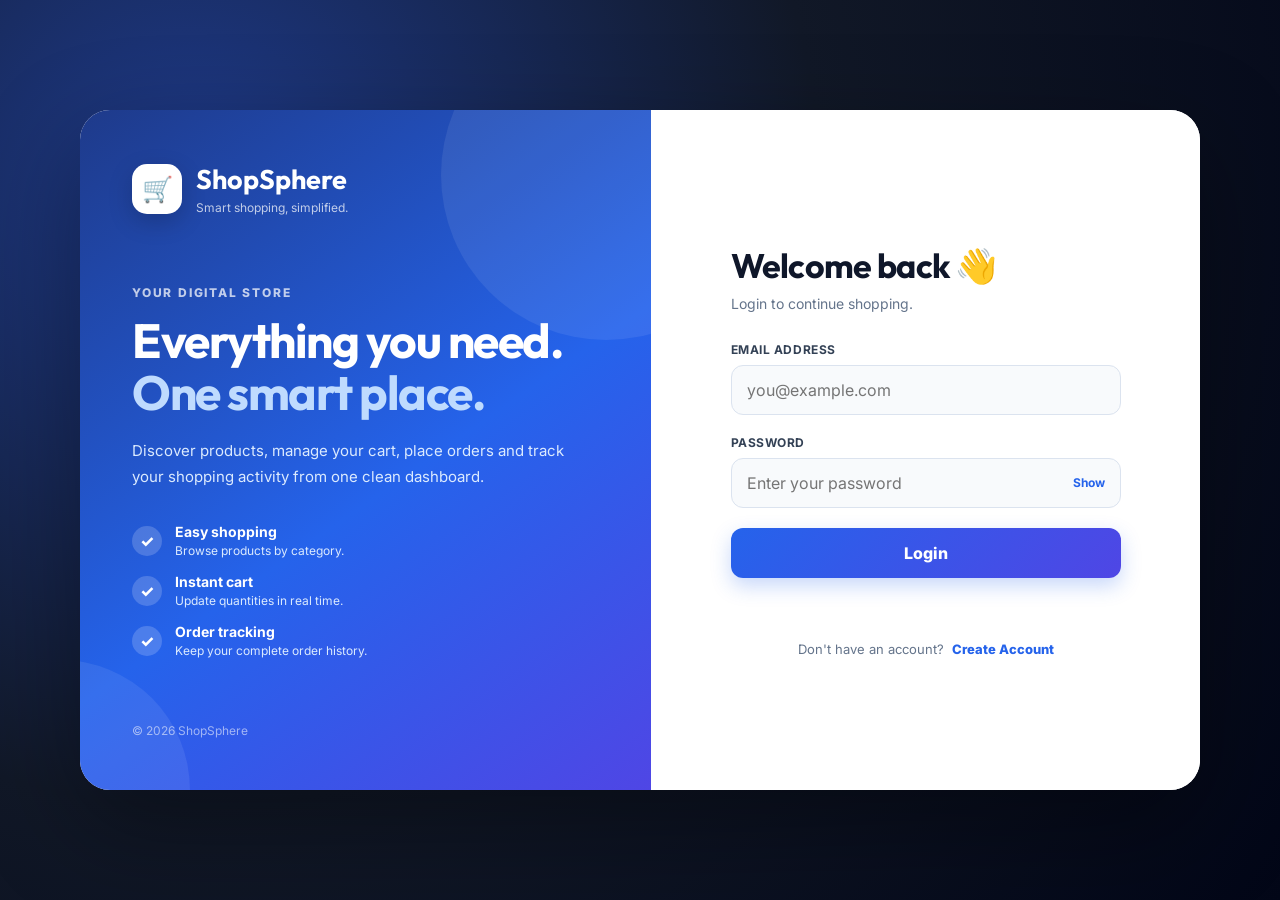
<file: frontend/index.html>
<!DOCTYPE html>
<html lang="en">
<head>
  <meta charset="UTF-8">
  <meta name="viewport" content="width=device-width, initial-scale=1.0">
  <meta name="description" content="ShopSphere e-commerce platform">
  <title>ShopSphere | Welcome</title>
  <link rel="preconnect" href="https://fonts.googleapis.com">
  <link rel="preconnect" href="https://fonts.gstatic.com" crossorigin>
  <link href="https://fonts.googleapis.com/css2?family=Inter:wght@400;500;600;700;800&family=Outfit:wght@500;600;700;800&display=swap" rel="stylesheet">
  <link rel="stylesheet" href="style.css">
</head>
<body>
  <div class="auth-page">
    <div class="auth-container">

      <section class="auth-hero">
        <div class="hero-orb orb-one"></div>
        <div class="hero-orb orb-two"></div>

        <div class="brand">
          <div class="brand-icon">🛒</div>
          <div>
            <h1>ShopSphere</h1>
            <span>Smart shopping, simplified.</span>
          </div>
        </div>

        <div class="hero-content">
          <span class="eyebrow">YOUR DIGITAL STORE</span>
          <h2>Everything you need.<br><span>One smart place.</span></h2>
          <p>Discover products, manage your cart, place orders and track your shopping activity from one clean dashboard.</p>

          <div class="feature-list">
            <div class="feature"><span>✓</span><div><strong>Easy shopping</strong><small>Browse products by category.</small></div></div>
            <div class="feature"><span>✓</span><div><strong>Instant cart</strong><small>Update quantities in real time.</small></div></div>
            <div class="feature"><span>✓</span><div><strong>Order tracking</strong><small>Keep your complete order history.</small></div></div>
          </div>
        </div>

        <div class="hero-footer">© 2026 ShopSphere</div>
      </section>

      <section class="auth-panel">
        <div class="form-box" id="loginBox">
          <div class="mobile-brand">🛒 ShopSphere</div>
          <h2>Welcome back 👋</h2>
          <p class="subtitle">Login to continue shopping.</p>

          <form id="loginForm" novalidate>
            <div class="input-group">
              <label for="loginEmail">Email address</label>
              <input type="email" id="loginEmail" placeholder="you@example.com" autocomplete="email" required>
            </div>

            <div class="input-group">
              <div class="label-row">
                <label for="loginPassword">Password</label>
              </div>
              <div class="password-wrap">
                <input type="password" id="loginPassword" placeholder="Enter your password" autocomplete="current-password" required>
                <button type="button" class="password-toggle" data-target="loginPassword" aria-label="Show password">Show</button>
              </div>
            </div>

            <button type="submit" class="main-btn" id="loginBtn">
              <span>Login</span>
            </button>
          </form>

          <div id="loginMessage" class="message" aria-live="polite"></div>

          <p class="switch">Don't have an account?
            <button type="button" onclick="showRegister()">Create Account</button>
          </p>
        </div>

        <div class="form-box hidden" id="registerBox">
          <div class="mobile-brand">🛒 ShopSphere</div>
          <h2>Create account 🚀</h2>
          <p class="subtitle">Join ShopSphere and start shopping.</p>

          <form id="registerForm" novalidate>
            <div class="input-group">
              <label for="registerName">Full name</label>
              <input type="text" id="registerName" placeholder="Enter your full name" autocomplete="name" required>
            </div>

            <div class="input-group">
              <label for="registerEmail">Email address</label>
              <input type="email" id="registerEmail" placeholder="you@example.com" autocomplete="email" required>
            </div>

            <div class="input-group">
              <label for="registerPassword">Password</label>
              <div class="password-wrap">
                <input type="password" id="registerPassword" placeholder="Create a password" autocomplete="new-password" minlength="4" required>
                <button type="button" class="password-toggle" data-target="registerPassword" aria-label="Show password">Show</button>
              </div>
            </div>

            <button type="submit" class="main-btn" id="registerBtn">
              <span>Create Account</span>
            </button>
          </form>

          <div id="registerMessage" class="message" aria-live="polite"></div>

          <p class="switch">Already have an account?
            <button type="button" onclick="showLogin()">Login</button>
          </p>
        </div>
      </section>
    </div>
  </div>

  <script src="script.js"></script>
</body>
</html>
</file>
<file: frontend/style.css>
*{margin:0;padding:0;box-sizing:border-box}
:root{--primary:#2563eb;--primary2:#4f46e5;--dark:#0f172a;--muted:#64748b;--border:#dbe3ef;--bg:#f8fafc}
body{font-family:'Inter',sans-serif;min-height:100vh;color:var(--dark);background:#0f172a}
button,input{font:inherit}
button{cursor:pointer}
.hidden{display:none!important}

.auth-page{min-height:100vh;padding:24px;display:flex;align-items:center;justify-content:center;background:radial-gradient(circle at 15% 20%,#1e3a8a 0,#111827 48%,#020617 100%)}
.auth-container{width:min(1120px,100%);min-height:680px;display:grid;grid-template-columns:1.02fr .98fr;overflow:hidden;border-radius:30px;background:#fff;box-shadow:0 35px 100px rgba(0,0,0,.38)}

.auth-hero{position:relative;overflow:hidden;padding:52px;color:#fff;background:linear-gradient(145deg,#1e3a8a 0%,#2563eb 55%,#4f46e5 100%);display:flex;flex-direction:column;justify-content:space-between}
.hero-orb{position:absolute;border-radius:50%;background:rgba(255,255,255,.08);pointer-events:none}
.orb-one{width:330px;height:330px;right:-120px;top:-100px}.orb-two{width:260px;height:260px;left:-150px;bottom:-130px}
.brand{position:relative;display:flex;align-items:center;gap:14px;z-index:1}.brand-icon{width:50px;height:50px;border-radius:15px;background:#fff;color:#2563eb;display:grid;place-items:center;font-size:25px;box-shadow:0 8px 24px rgba(0,0,0,.18)}
.brand h1{font-family:'Outfit',sans-serif;font-size:27px}.brand span{font-size:12px;opacity:.72}
.hero-content{position:relative;z-index:1;max-width:510px}.eyebrow{font-size:12px;font-weight:800;letter-spacing:1.8px;opacity:.72}
.hero-content h2{font-family:'Outfit',sans-serif;font-size:48px;line-height:1.08;margin:14px 0 20px;letter-spacing:-1.5px}.hero-content h2 span{color:#bfdbfe}
.hero-content>p{font-size:15px;line-height:1.7;max-width:480px;color:#dbeafe}
.feature-list{margin-top:34px;display:grid;gap:15px}.feature{display:flex;align-items:center;gap:13px}.feature>span{width:30px;height:30px;border-radius:50%;display:grid;place-items:center;background:rgba(255,255,255,.18);font-weight:800}.feature strong{display:block;font-size:14px}.feature small{display:block;margin-top:3px;font-size:12px;color:#dbeafe}.hero-footer{position:relative;z-index:1;font-size:12px;opacity:.55}

.auth-panel{padding:60px 64px;display:flex;align-items:center;justify-content:center;background:#fff}
.form-box{width:100%;max-width:390px;animation:fade .28s ease}.mobile-brand{display:none;color:var(--primary);font-weight:800;margin-bottom:30px}
@keyframes fade{from{opacity:0;transform:translateY(8px)}to{opacity:1;transform:none}}
.form-box h2{font-family:'Outfit',sans-serif;font-size:34px;letter-spacing:-.7px;margin-bottom:8px}.subtitle{color:var(--muted);font-size:14px;margin-bottom:30px}
.input-group{margin-bottom:20px}.input-group label{display:block;font-size:12px;font-weight:700;text-transform:uppercase;letter-spacing:.55px;color:#334155;margin-bottom:8px}.label-row{display:flex;justify-content:space-between}
.input-group input{width:100%;height:50px;padding:0 15px;border:1px solid var(--border);border-radius:12px;outline:none;background:#f8fafc;color:var(--dark);transition:.2s}.input-group input:focus{border-color:var(--primary);background:#fff;box-shadow:0 0 0 4px rgba(37,99,235,.1)}
.password-wrap{position:relative}.password-wrap input{padding-right:65px}.password-toggle{position:absolute;right:8px;top:8px;height:34px;border:0;border-radius:8px;background:transparent;color:var(--primary);font-size:12px;font-weight:700;padding:0 8px}
.main-btn{width:100%;height:50px;border:0;border-radius:12px;color:#fff;background:linear-gradient(135deg,var(--primary),var(--primary2));font-weight:800;box-shadow:0 8px 20px rgba(37,99,235,.25);transition:.2s}.main-btn:hover{transform:translateY(-1px);box-shadow:0 12px 25px rgba(37,99,235,.32)}.main-btn:disabled{opacity:.65;cursor:not-allowed;transform:none}
.message{min-height:22px;text-align:center;margin-top:16px;font-size:13px;font-weight:600}.message.error{color:#dc2626}.message.success{color:#16a34a}.message.info{color:#2563eb}
.switch{text-align:center;color:var(--muted);font-size:13px;margin-top:25px}.switch button{border:0;background:none;color:var(--primary);font-weight:800;margin-left:4px}.switch button:hover{text-decoration:underline}

@media(max-width:900px){.auth-container{grid-template-columns:1fr;max-width:560px;min-height:auto}.auth-hero{display:none}.auth-panel{padding:48px 38px}.mobile-brand{display:block}}
@media(max-width:480px){.auth-page{padding:0}.auth-container{min-height:100vh;border-radius:0}.auth-panel{padding:34px 24px}.form-box h2{font-size:30px}}
</file>
